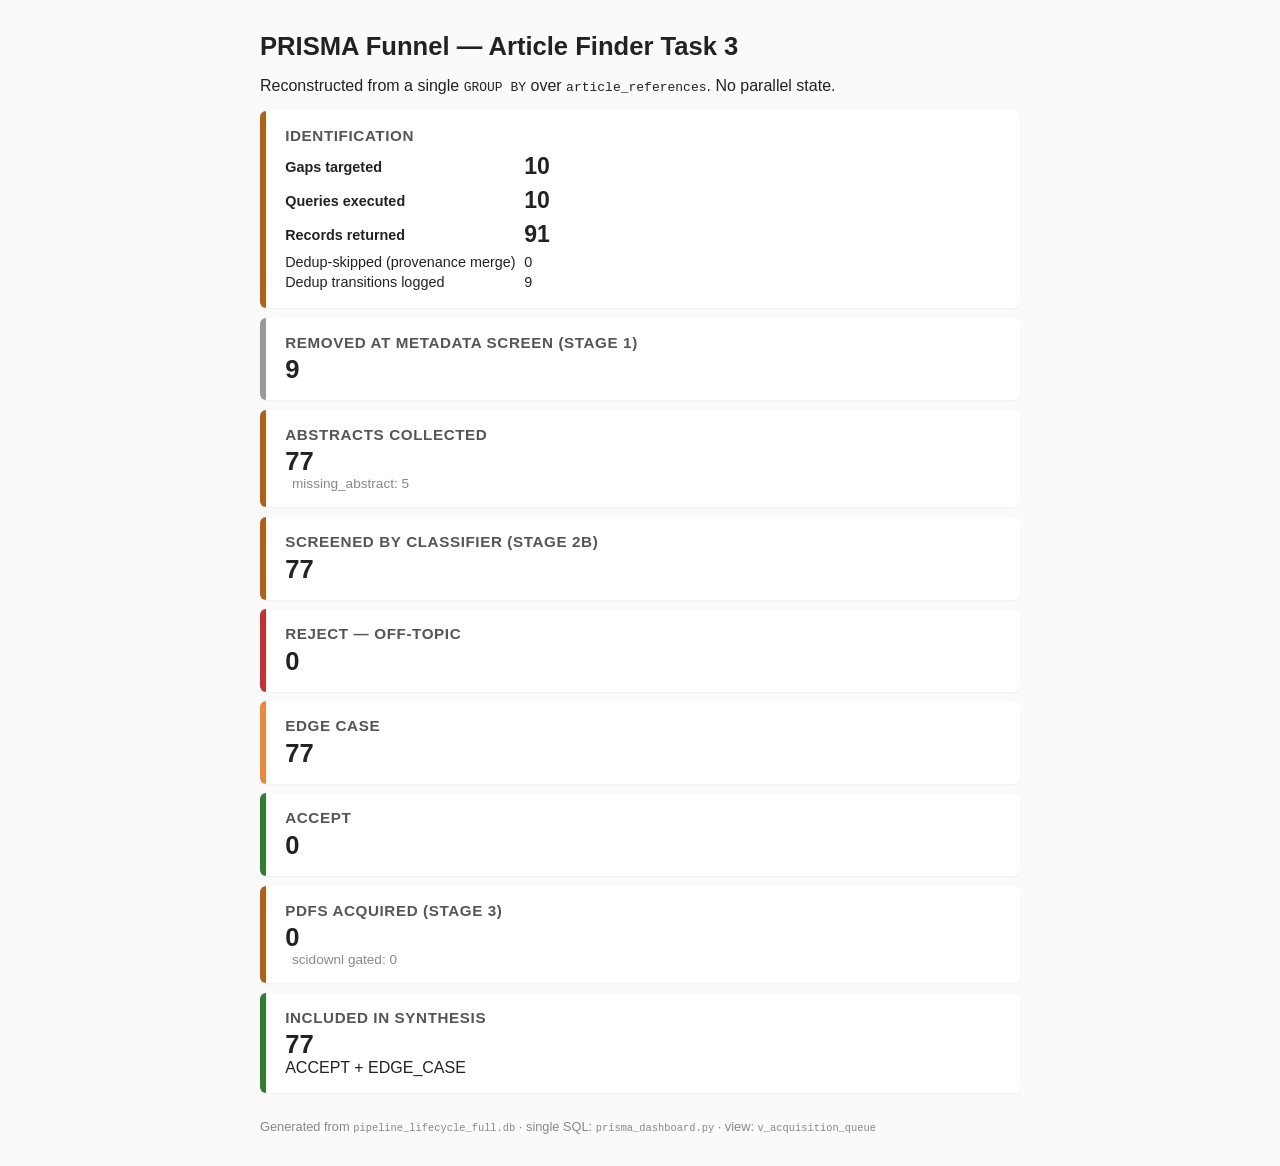
<file: task3/data/ka_topic_proposer.html>
<!doctype html>
<html lang="en"><head><meta charset="utf-8">
<title>PRISMA Funnel — Task 3</title>
<style>
  body { font-family: -apple-system, sans-serif; max-width: 760px;
          margin: 2em auto; background: #fafafa; color: #222; }
  h1 { font-size: 1.6em; margin-bottom: 0.2em; }
  .row { background: white; border-left: 6px solid #B45F14; padding: 1em 1.2em;
          margin: 0.6em 0; box-shadow: 0 1px 2px rgba(0,0,0,0.04); border-radius: 6px; }
  .row h3 { margin: 0 0 0.3em 0; font-size: 0.95em; color: #555;
             text-transform: uppercase; letter-spacing: 0.04em; }
  .count { font-size: 1.6em; font-weight: 600; }
  .sub { color: #888; font-size: 0.85em; margin-left: 0.5em; }
  .out { border-left-color: #999; }
  .accept { border-left-color: #2e7d32; }
  .edge { border-left-color: #ed8936; }
  .reject { border-left-color: #c53030; }
  footer { font-size: 0.8em; color: #888; margin-top: 2em; }
  table { font-size: 0.9em; border-collapse: collapse; margin-top: 0.4em; }
  td { padding: 0.15em 0.6em 0.15em 0; }
</style></head>
<body>
<h1>PRISMA Funnel — Article Finder Task 3</h1>
<p>Reconstructed from a single <code>GROUP BY</code> over
<code>article_references</code>. No parallel state.</p>

<div class="row">
  <h3>Identification</h3>
  <table>
    <tr><td><strong>Gaps targeted</strong></td><td class="count">10</td></tr>
    <tr><td><strong>Queries executed</strong></td><td class="count">10</td></tr>
    <tr><td><strong>Records returned</strong></td><td class="count">91</td></tr>
    <tr><td>Dedup-skipped (provenance merge)</td><td>0</td></tr>
    <tr><td>Dedup transitions logged</td><td>9</td></tr>
  </table>
</div>

<div class="row out">
  <h3>Removed at metadata screen (Stage 1)</h3>
  <div class="count">9</div>
</div>

<div class="row">
  <h3>Abstracts collected</h3>
  <div class="count">77</div>
  <div class="sub">missing_abstract: 5</div>
</div>

<div class="row">
  <h3>Screened by classifier (Stage 2B)</h3>
  <div class="count">77</div>
</div>

<div class="row reject"><h3>Reject — off-topic</h3><div class="count">0</div></div>
<div class="row edge"><h3>Edge case</h3><div class="count">77</div></div>
<div class="row accept"><h3>Accept</h3><div class="count">0</div></div>

<div class="row">
  <h3>PDFs acquired (Stage 3)</h3>
  <div class="count">0</div>
  <div class="sub">scidownl gated: 0</div>
</div>

<div class="row accept">
  <h3>Included in synthesis</h3>
  <div class="count">77</div>
  ACCEPT + EDGE_CASE
</div>

<footer>Generated from <code>pipeline_lifecycle_full.db</code> ·
single SQL: <code>prisma_dashboard.py</code> ·
view: <code>v_acquisition_queue</code></footer>
</body></html>
</file>
